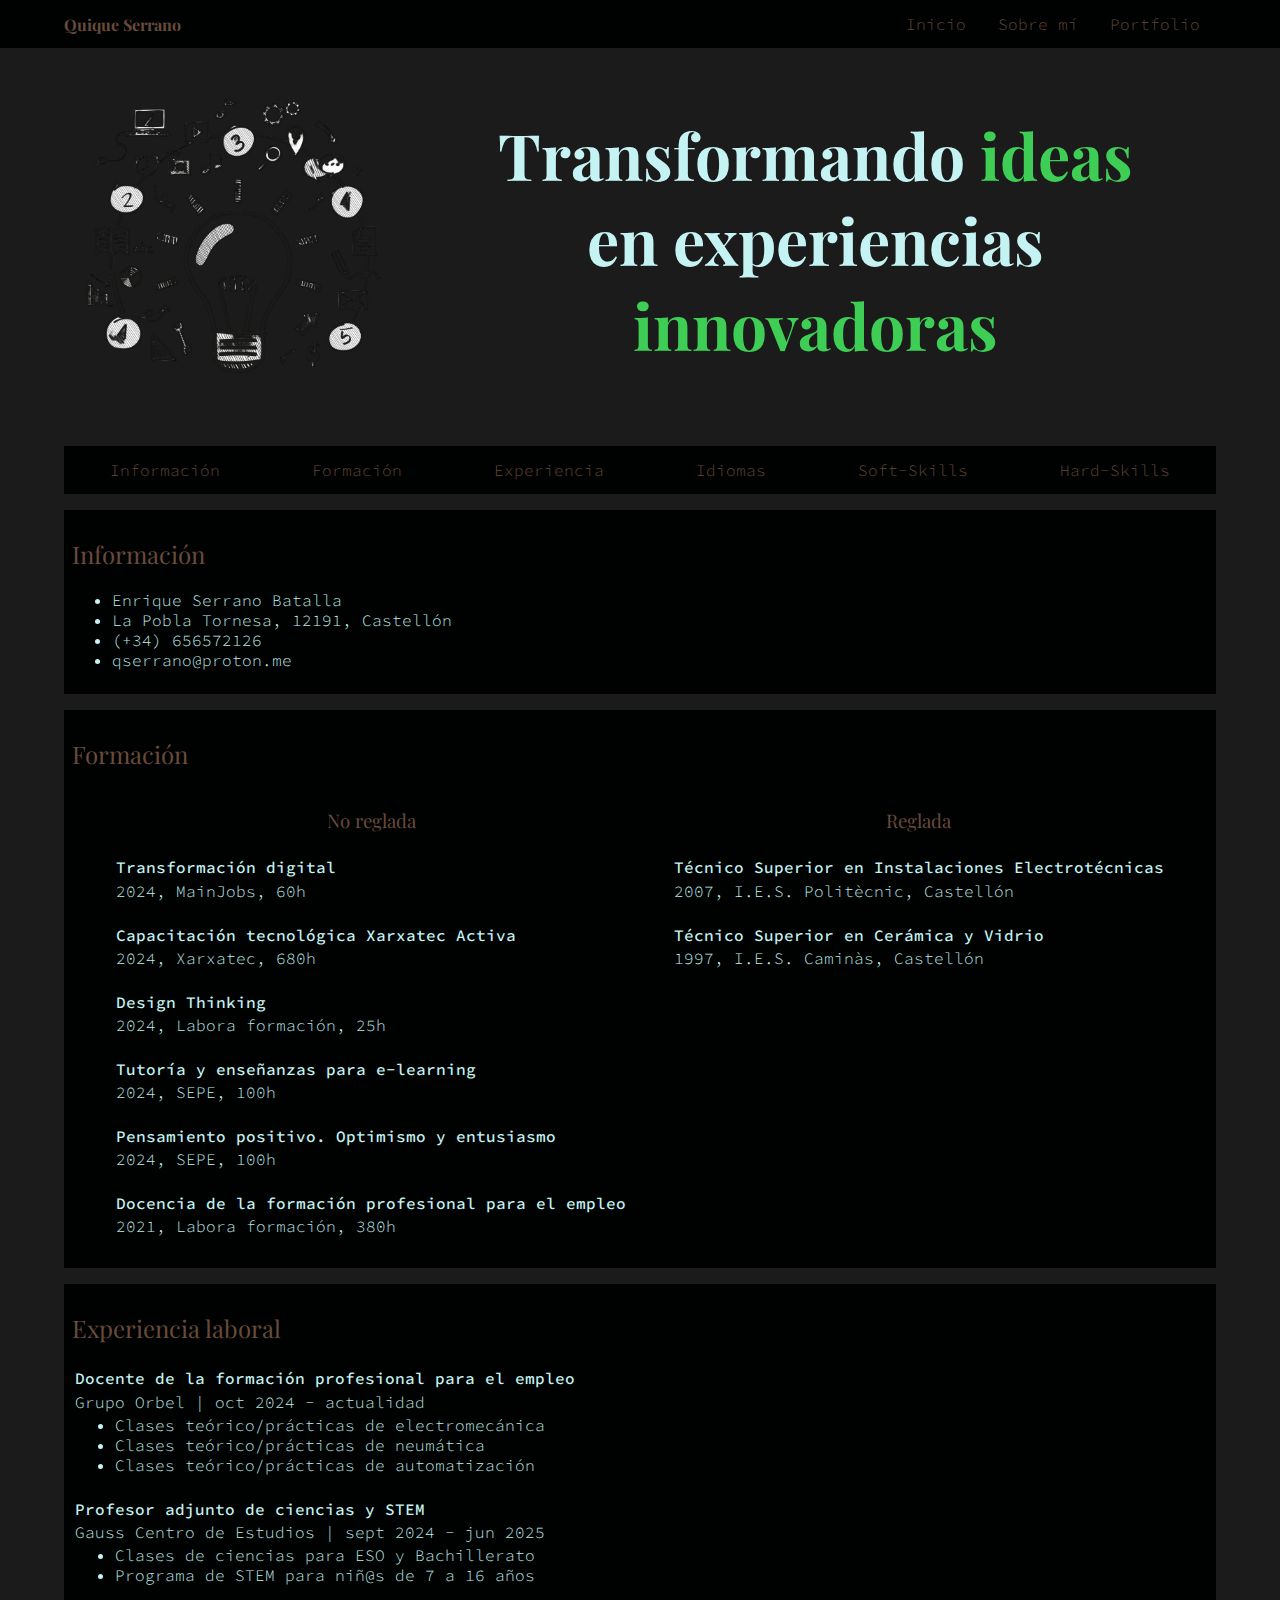
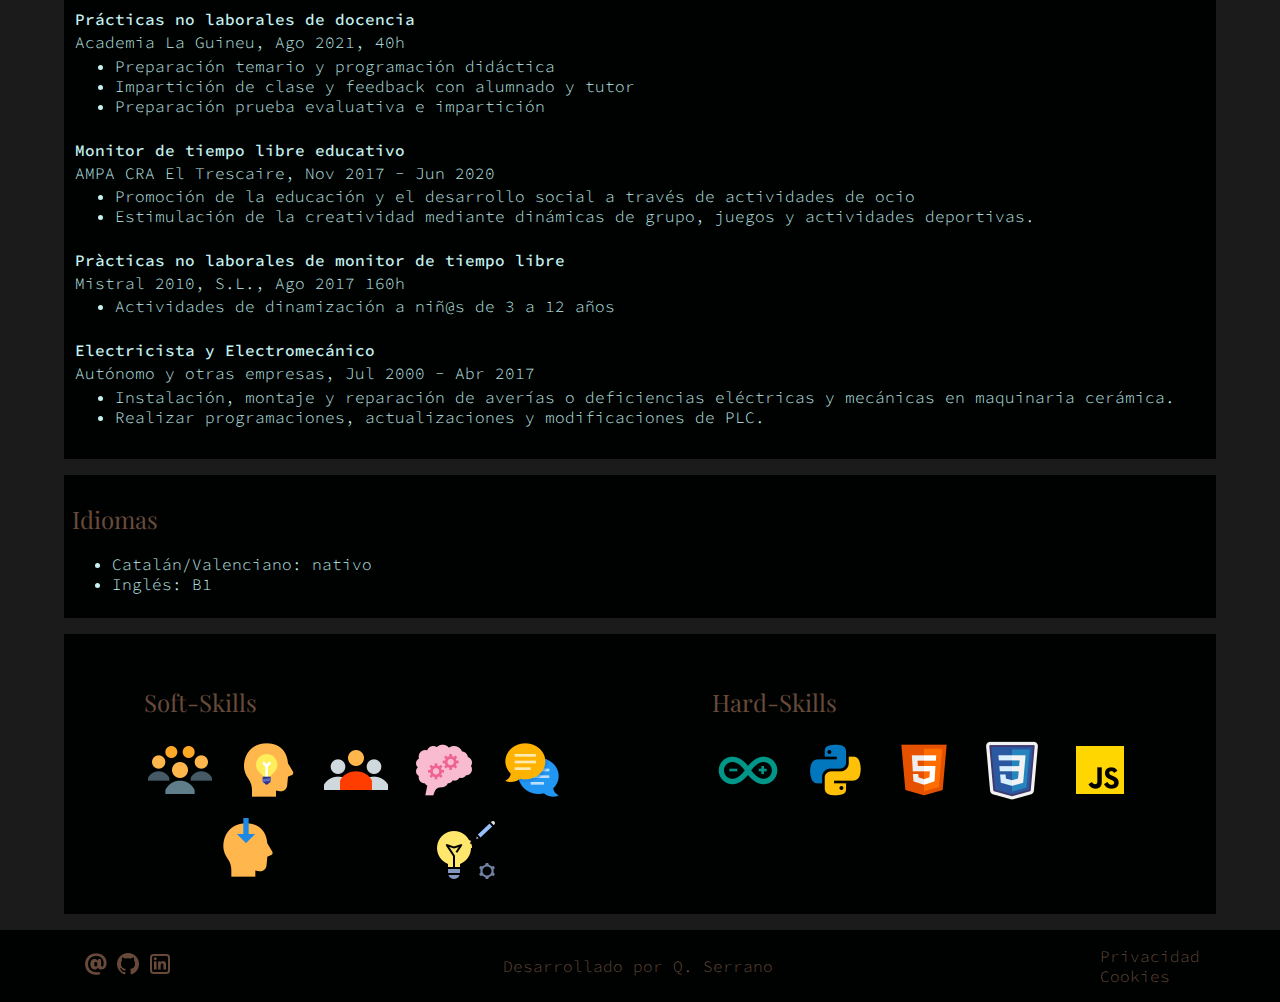
<file: index.html>
<!DOCTYPE html>
<html lang="es">
<head>
    <meta charset="UTF-8">
    <meta name="viewport" content="width=device-width, initial-scale=1.0">
    <title>Q.Serrano | Curriculum</title>
    <link rel="shortcut icon" href="assets/images/favicon.ico" type="image/x-icon">
    <link rel="stylesheet" href="assets/css/style.css">
    <link rel="stylesheet" href="assets/css/style-nav.css">
    <link rel="stylesheet" href="assets/css/style-index.css">
    <link rel="stylesheet" href="assets/css/fonts.css">
</head>
<body>
    <nav id="navegacion" class="text-regular navigation"> 
        <div class="owner-nav">
            <p class="owner-nav-name title-bold" ><a href="index.html">Quique Serrano</a></p>
        </div>
        <div class="nav-pages">
            <p><a href="index.html">Inicio</a></p>
            <p><a href="sobremi.html">Sobre mí</a></p>
            <p><a href="portfolio.html">Portfolio</a></p>
        </div>
    </nav>

    <header>
        <div class="owner-photo-container">
            <h1 class=" owner-name title-bold" ><a href="index.html">Quique Serrano</a></h1>
            <img id="owner-ilustration" src="assets/images/ilustration-2.png" alt="Foto del propietario">
        </div>
        <div class="slogan" >
            
            <p id="slogan" class="title-bold">Transformando <span class="title-bold-accent">ideas</span><br> en experiencias <span class="title-bold-accent">innovadoras</span></p>
        </div>
    </header>

    <nav id="navegacion-interna" class="text-regular nav-sections">
        <p><a href="#informacion">Información</a></p>
        <p><a href="#formacion">Formación</a></p>
        <p><a href="#experiencia-laboral">Experiencia</a></p>
        <p><a href="#idiomas">Idiomas</a></p>
        <p><a href="#soft-skills">Soft-Skills</a></p>
        <p><a href="#hard-skills">Hard-Skills</a></p>
    </nav>



    <div id="informacion">
        <h2 class="title-regular">Información</h2>
        <ul class="text-regular">
            <li>Enrique Serrano Batalla</li>
            <li>La Pobla Tornesa, 12191, Castellón</li>
            <li>(+34) 656572126</li>
            <li>qserrano@proton.me</li>
        </ul>
    </div>
    <a class="ir-arriba" href="#navegacion"><img src="assets/images/flecha-arriba-64.png" alt="Ir arriba" title="Ir arriba"></a>

    <div id="formacion">
        <h2 class="title-regular">Formación</h2>
        <div class="formacion">
            <div class="formacion-no-reglada">
                <h3 class="title-regular">No reglada</h3>
                <article class="text-regular">
                    <p class="text-bold">Transformación digital</p>
                    <p>2024, MainJobs, 60h</p>
                </article>
                <article class="text-regular">
                    <p class="text-bold">Capacitación tecnológica Xarxatec Activa</p>
                    <p>2024, Xarxatec, 680h</p>
                </article>    
                <article class="text-regular">
                    <p class="text-bold">Design Thinking</p>
                    <p>2024, Labora formación, 25h</p>
                </article>
                <article class="text-regular">
                    <p class="text-bold">Tutoría y enseñanzas para e-learning</p>
                    <p>2024, SEPE, 100h</p>
                </article>
                <article class="text-regular">
                    <p class="text-bold">Pensamiento positivo. Optimismo y entusiasmo</p>
                    <p>2024, SEPE, 100h</p>
                </article>
                <article class="text-regular">
                    <p class="text-bold">Docencia de la formación profesional para el empleo</p>
                    <p>2021, Labora formación, 380h</p>
                </article>
            </div>
            <div class="formacion-reglada">
                <h3 class="title-regular">Reglada</h3>
                <article class="text-regular">
                    <p class="text-bold">Técnico Superior en Instalaciones Electrotécnicas</p>
                    <p>2007, I.E.S. Politècnic, Castellón</p>
                </article>
                <article class="text-regular">
                    <p class="text-bold">Técnico Superior en Cerámica y Vidrio</p>
                    <p>1997, I.E.S. Caminàs, Castellón</p>
                </article>
            </div>
        </div>
    </div>
    <a class="ir-arriba" href="#navegacion"><img src="assets/images/flecha-arriba-64.png" alt="Ir arriba" title="Ir arriba"></a>

    <div id="experiencia-laboral">
        <h2 class="title-regular">Experiencia laboral</h2>

        <article class="text-regular">
            <p class="text-bold">Docente de la formación profesional para el empleo</p>
            <p>Grupo Orbel | oct 2024 - actualidad</p>
            <ul>
                <li>Clases teórico/prácticas de electromecánica</li>
                <li>Clases teórico/prácticas de neumática</li>
                <li>Clases teórico/prácticas de automatización</li>
            </ul>
        </article>
        <article class="text-regular">
            <p class="text-bold">Profesor adjunto de ciencias y STEM</p>
            <p>Gauss Centro de Estudios | sept 2024 - jun 2025</p>
            <ul>
                <li>Clases de ciencias para ESO y Bachillerato</li>
                <li>Programa de STEM para niñ@s de 7 a 16 años</li>
            </ul>
        </article>
        <article class="text-regular">
            <p class="text-bold">Prácticas no laborales de docencia</p>
            <p>Academia La Guineu, Ago 2021, 40h</p>
            <ul>
                <li>Preparación temario y programación didáctica</li>
                <li>Impartición de clase y feedback con alumnado y tutor</li>
                <li>Preparación prueba evaluativa e impartición</li>
            </ul>
        </article>
        <article class="text-regular">
            <p class="text-bold">Monitor de tiempo libre educativo</p>
            <p>AMPA CRA El Trescaire, Nov 2017 - Jun 2020</p>
            <ul>
                <li>Promoción de la educación y el desarrollo social a través de actividades de ocio</li>
                <li>Estimulación de la creatividad mediante dinámicas de grupo, juegos y actividades deportivas.</li>
            </ul>
        </article>
        <article class="text-regular">
            <p class="text-bold">Pràcticas no laborales de monitor de tiempo libre</p>
            <p>Mistral 2010, S.L., Ago 2017 160h</p>
            <ul>
                <li>Actividades de dinamización a niñ@s de 3 a 12 años</li>
            </ul>
        </article>
        <article class="text-regular">
            <p class="text-bold">Electricista y Electromecánico</p>
            <p>Autónomo y otras empresas, Jul 2000 - Abr 2017</p>
            <ul>
                <li>Instalación, montaje y reparación de averías o deficiencias eléctricas y mecánicas en maquinaria cerámica.</li>
                <li>Realizar programaciones, actualizaciones y modificaciones de PLC.</li>
            </ul>
        </article>
        
    </div>
    <a class="ir-arriba" href="#navegacion"><img src="assets/images/flecha-arriba-64.png" alt="Ir arriba" title="Ir arriba"></a>

    <div id="idiomas">
        <h2 class="title-regular">Idiomas</h2>
        <ul class="text-regular">
            <li>Catalán/Valenciano: nativo</li>
            <li>Inglés: B1</li>
        </ul>
    </div>
    <a class="ir-arriba" href="#navegacion"><img src="assets/images/flecha-arriba-64.png" alt="Ir arriba" title="Ir arriba"></a>

    <div class="skills">
        <div id="soft-skills" class="text-regular">
            <h2 class="title-regular">Soft-Skills</h2>
            <div class="ico-soft-skills">
                <img src="assets/images/soft-skills/trabajo-en-equipo-64.png" alt="Icono de trabajo en equipo" title="Trabajo en equipo">
                <img src="assets/images/soft-skills/creatividad-64.png" alt="Creatividad" title="Creatividad">
                <img src="assets/images/soft-skills/liderazgo-64.png" alt="Liderazgo" title="Liderazgo">
                <img src="assets/images/soft-skills/pensamiento-crítico-64.png" alt="Pensamiento crítico" title="Pensamiento crítico y orientación a resultados">
                <img src="assets/images/soft-skills/comunicación-64.png" alt="Comunicación efectiva" title="Comunicación efectiva">
                <img src="assets/images/soft-skills/aprender-información-64.png" alt="aprendizaje continuo" title="Adaptación a los cambios y aprendizaje contínuo">
                <img src="assets/images/soft-skills/design-thinking-64.png" alt="design thinking" title="Design Thinking">
            </div>
        </div>

        <div id="hard-skills">
            <h2 class="title-regular">Hard-Skills</h2>
            <div class="ico-hard-skills">
                <img src="assets/images/hard-skills/arduino-64.png" alt="Icono de arduino" title="Arduino">
                <img src="assets/images/hard-skills/python-64.png" alt="Icono de python" title="Python">
                <img src="assets/images/hard-skills/html-64.png" alt="Icono de html" title="HTML">
                <img src="assets/images/hard-skills/css-64.png" alt="Icono de css" title="CSS">
                <img src="assets/images/hard-skills/js-64.png" alt="Icono de javascript" title="JavaScript">
            </div>
        </div>
    </div>
    <a class="ir-arriba last-go-up" href="#navegacion"><img src="assets/images/flecha-arriba-64.png" alt="Ir arriba" title="Ir arriba"></a>

    <footer class="text-regular">
        <div class="footer-contact-icons">
            <a href="mailto:qserrano@proton.me">
                <img src="assets/images/email-32.png" alt="Icono email">
            </a>
            <a href="https://github.com/qserrano" target="_blank">
                <img src="assets/images/github-32.png" alt="Icono github"> 
            </a>
            <a href="www.linkedin.com/in/qserrano" target="_blank">
                <img src="assets/images/linkedin-32.png" alt="Icono linkedin"> 
            </a>
        </div>
        <p>Desarrollado por Q. Serrano</p>
        <div class="footer-legal">
            <a href="privacy_policy_es.html" target="_blank">Privacidad</a>
            <a href="cookies_policy_es.html" target="_blank">Cookies</a>
        </div>
    </footer>
</body>
</html>
</file>
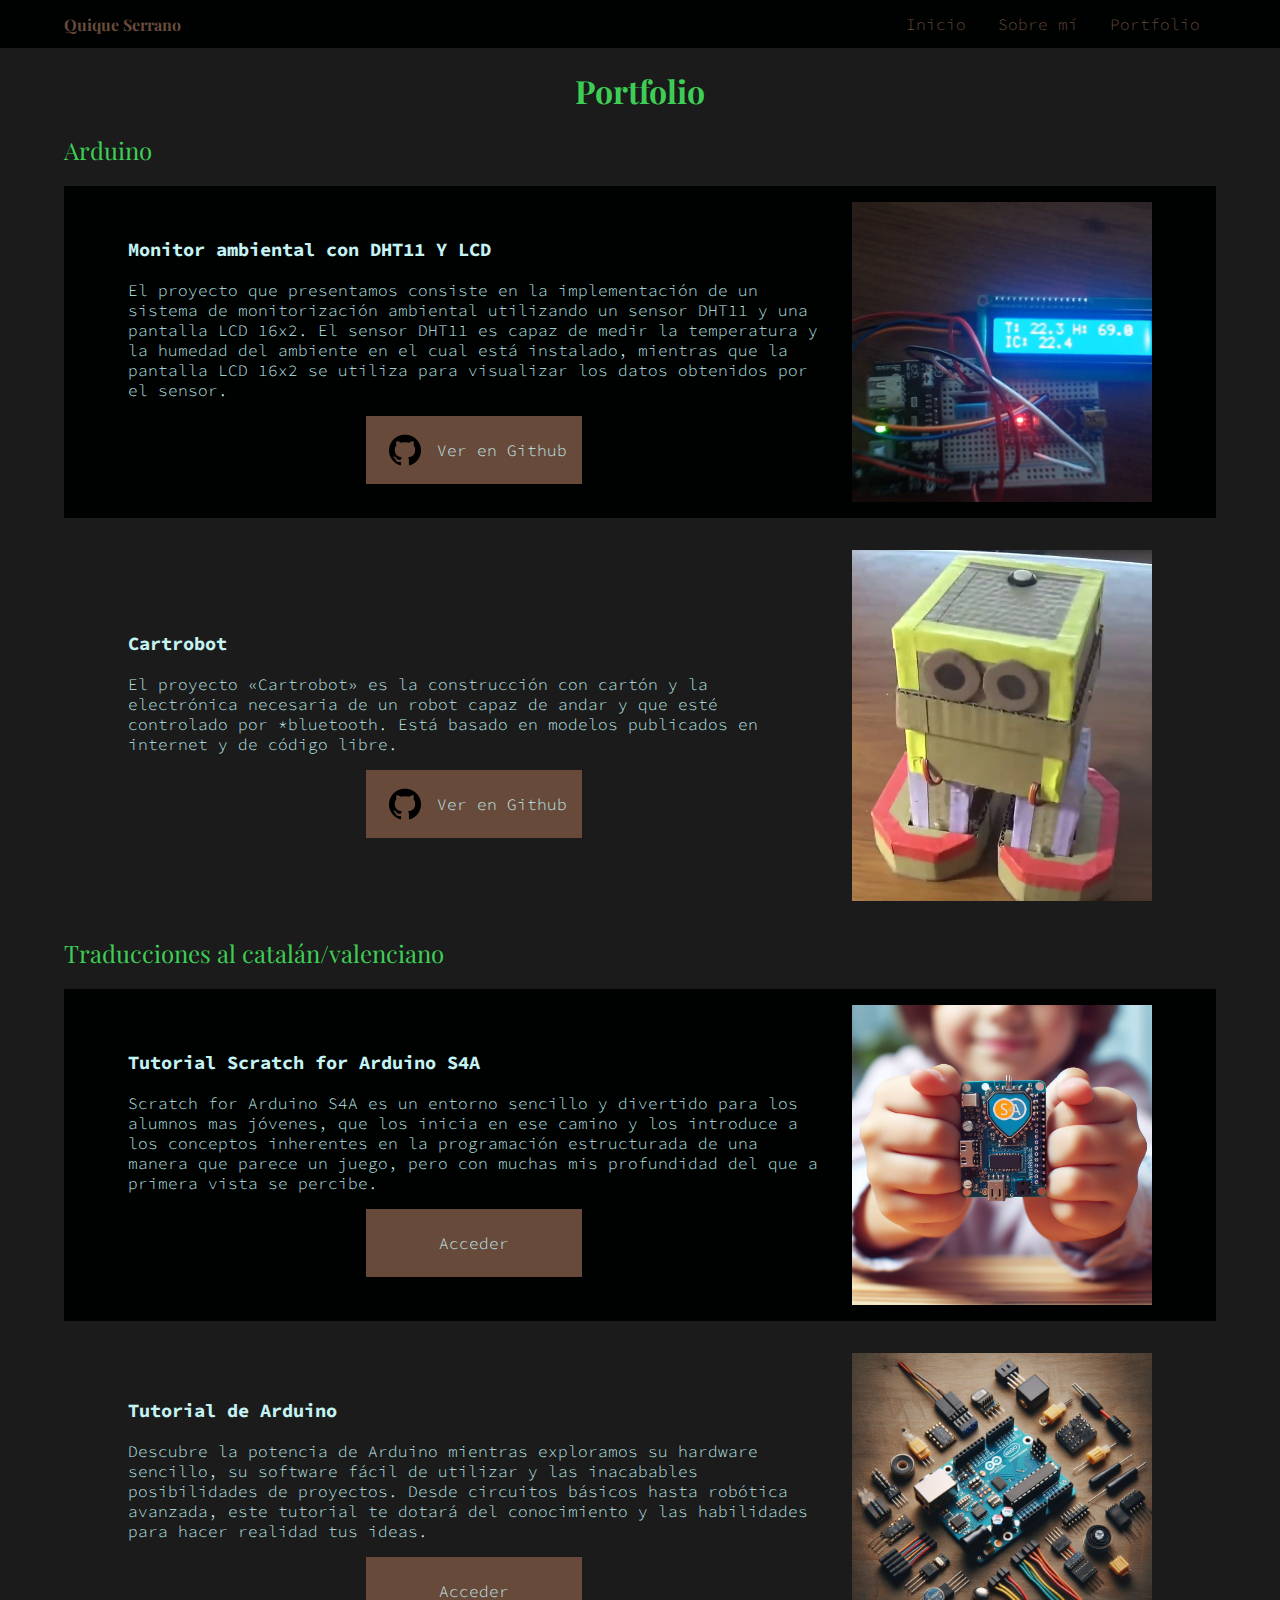
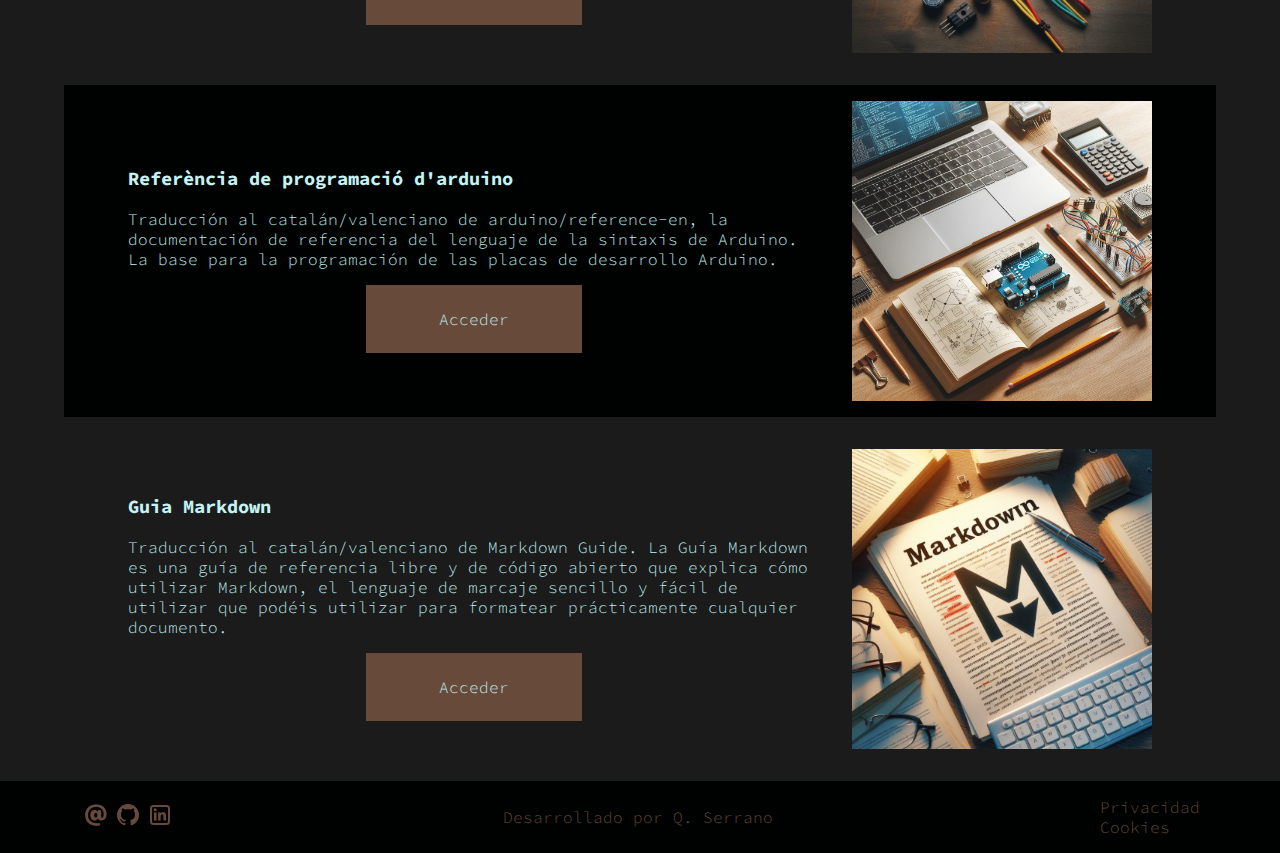
<file: portfolio.html>
<!DOCTYPE html>
<html lang="es">
<head>
    <meta charset="UTF-8">
    <meta name="viewport" content="width=device-width, initial-scale=1.0">
    <link rel="stylesheet" href="assets/css/style.css">
    <link rel="stylesheet" href="assets/css/style-nav.css">
    <link rel="stylesheet" href="assets/css/style-portfolio.css">
    <link rel="stylesheet" href="assets/css/fonts.css">
    <title>Q.Serrano | Portfolio</title>
</head>
<body>
    <nav id="navegacion" class="text-regular navigation"> 
        <div class="owner-nav">
            <p class="owner-nav-name title-bold" ><a href="index.html">Quique Serrano</a></p>
        </div>
        <div class="nav-pages">
            <p><a href="index.html">Inicio</a></p>
            <p><a href="sobremi.html">Sobre mí</a></p>
            <p><a href="portfolio.html">Portfolio</a></p>
        </div>
    </nav>
    <section id="portfolio">
        <h1 class="title-bold titulo-portfolio">Portfolio</h1>
        <div class="arduino">
            <h2 class="title-regular titulo-arduino">Arduino</h2>
        </div>
        
        <article class="dark-article text-regular">
            <div class="descripcion-article">
                <div class="texto-proyecto">
                    <h3>Monitor ambiental con DHT11 Y LCD</h3>
                    <p>El proyecto que presentamos consiste en la implementación de un sistema de monitorización ambiental utilizando un sensor DHT11 y una pantalla LCD 16x2. El sensor DHT11 es capaz de medir la temperatura y la humedad del ambiente en el cual está instalado, mientras que la pantalla LCD 16x2 se utiliza para visualizar los datos obtenidos por el sensor.</p>
                </div>
                <a href="https://github.com/cartrotech/DHT11-to-LCD16x02" target="_blank">
                    <div class="boton-1">
                        <img class="ico-boton" src="assets/images/github.png" alt="Icono github">
                        <p class="text-boton">Ver en Github</p>
                    </div>
                </a>
            </div>
            <div class="imagen-article">
                <img class="imagen-proyecto" src="assets/images/proyectos/proj-DHT11LCD.png" alt="Proyecto DHT11 a LCD">
            </div>
        </article>

        <article class="light-article text-regular">
            <div class="descripcion-article">
                <div class="texto-proyecto">
                    <h3>Cartrobot</h3>
                    <p>El proyecto «Cartrobot» es la construcción con cartón y la electrónica necesaria de un robot capaz de andar y que esté controlado por *bluetooth. Está basado en modelos publicados en internet y de código libre.</p>
                </div>
                <a href="https://github.com/cartrotech/Cartrobot" target="_blank">
                    <div class="boton-1">
                        <img class="ico-boton" src="assets/images/github.png" alt="Icono github">
                        <p class="text-boton">Ver en Github</p>
                    </div>
                </a>
            </div>
            <div class="imagen-article">
                <img class="imagen-proyecto" src="assets/images/proyectos/proj-cartrobot.png" alt="Proyecto Cartrobot">
            </div>
        </article>

        <div class="traducciones">
            <h2 class="title-regular titulo-arduino">Traducciones al catalán/valenciano</h2>
        </div>

        <article class="dark-article text-regular">
            <div class="descripcion-article">
                <div class="texto-proyecto">
                    <h3>Tutorial Scratch for Arduino S4A</h3>
                    <p>Scratch for Arduino S4A es un entorno sencillo y divertido para los alumnos mas jóvenes, que los inicia en ese camino y los introduce a los conceptos inherentes en la programación estructurada de una manera que parece un juego, pero con muchas mis profundidad del que a primera vista se percibe.</p>
                </div>
                <a href="https://cartrotech.github.io/arduino-scratch-ca/" target="_blank">
                    <div class="boton-1">
                        
                        <p class="text-boton">Acceder</p>
                    </div>
                </a>
            </div>
            <div class="imagen-article">
                <img class="imagen-proyecto" src="assets/images/proyectos/arduino-scratch.png" alt="Traducción Scratch for Arduino">
            </div>
        </article>

        <article class="light-article text-regular">
            <div class="descripcion-article">
                <div class="texto-proyecto">
                    <h3>Tutorial de Arduino</h3>
                    <p>Descubre la potencia de Arduino mientras exploramos su hardware sencillo, su software fácil de utilizar y las inacabables posibilidades de proyectos. Desde circuitos básicos hasta robótica avanzada, este tutorial te dotará del conocimiento y las habilidades para hacer realidad tus ideas.</p>
                </div>
                <a href="https://cartrotech.github.io/arduino-tutorial-ca/" target="_blank">
                    <div class="boton-1">
                        
                        <p class="text-boton">Acceder</p>
                    </div>
                </a>
            </div>
            <div class="imagen-article">
                <img class="imagen-proyecto" src="assets/images/proyectos/arduino-sensors.png" alt="Traducción Scratch for Arduino">
            </div>
        </article>

        <article class="dark-article text-regular">
            <div class="descripcion-article">
                <div class="texto-proyecto">
                    <h3>Referència de programació d'arduino</h3>
                    <p>Traducción al catalán/valenciano de arduino/reference-en, la documentación de referencia del lenguaje de la sintaxis de Arduino. La base para la programación de las placas de desarrollo Arduino.</p>
                </div>
                <a href="https://cartrotech.github.io/arduino-referencia-programacio/" target="_blank">
                    <div class="boton-1">
                        
                        <p class="text-boton">Acceder</p>
                    </div>
                </a>
            </div>
            <div class="imagen-article">
                <img class="imagen-proyecto" src="assets/images/proyectos/arduino-refprog.png" alt="Traducción Scratch for Arduino">
            </div>
        </article>

        <article class="light-article text-regular">
            <div class="descripcion-article">
                <div class="texto-proyecto">
                    <h3>Guia Markdown</h3>
                    <p>Traducción al catalán/valenciano de Markdown Guide. La Guía Markdown es una guía de referencia libre y de código abierto que explica cómo utilizar Markdown, el lenguaje de marcaje sencillo y fácil de utilizar que podéis utilizar para formatear prácticamente cualquier documento.</p>
                </div>
                <a href="https://cartrotech.github.io/guia-markdown-ca/" target="_blank">
                    <div class="boton-1">
                        
                        <p class="text-boton">Acceder</p>
                    </div>
                </a>
            </div>
            <div class="imagen-article">
                <img class="imagen-proyecto" src="assets/images/proyectos/markdown.png" alt="Traducción Scratch for Arduino">
            </div>
        </article>
        
    </section>
    
    <footer class="text-regular">
        <div class="footer-contact-icons">
            <a href="mailto:qserrano@proton.me">
                <img src="assets/images/email-32.png" alt="Icono email">
            </a>
            <a href="https://github.com/qode66" target="_blank">
                <img src="assets/images/github-32.png" alt="Icono github"> 
            </a>
            <a href="www.linkedin.com/in/qserrano" target="_blank">
                <img src="assets/images/linkedin-32.png" alt="Icono linkedin"> 
            </a>
        </div>
        <p>Desarrollado por Q. Serrano</p>
        <div class="footer-legal">
            <a href="privacy_policy_es.html" target="_blank">Privacidad</a>
            <a href="cookies_policy_es.html" target="_blank">Cookies</a>
        </div>
    </footer>
</body>
</html>
</file>
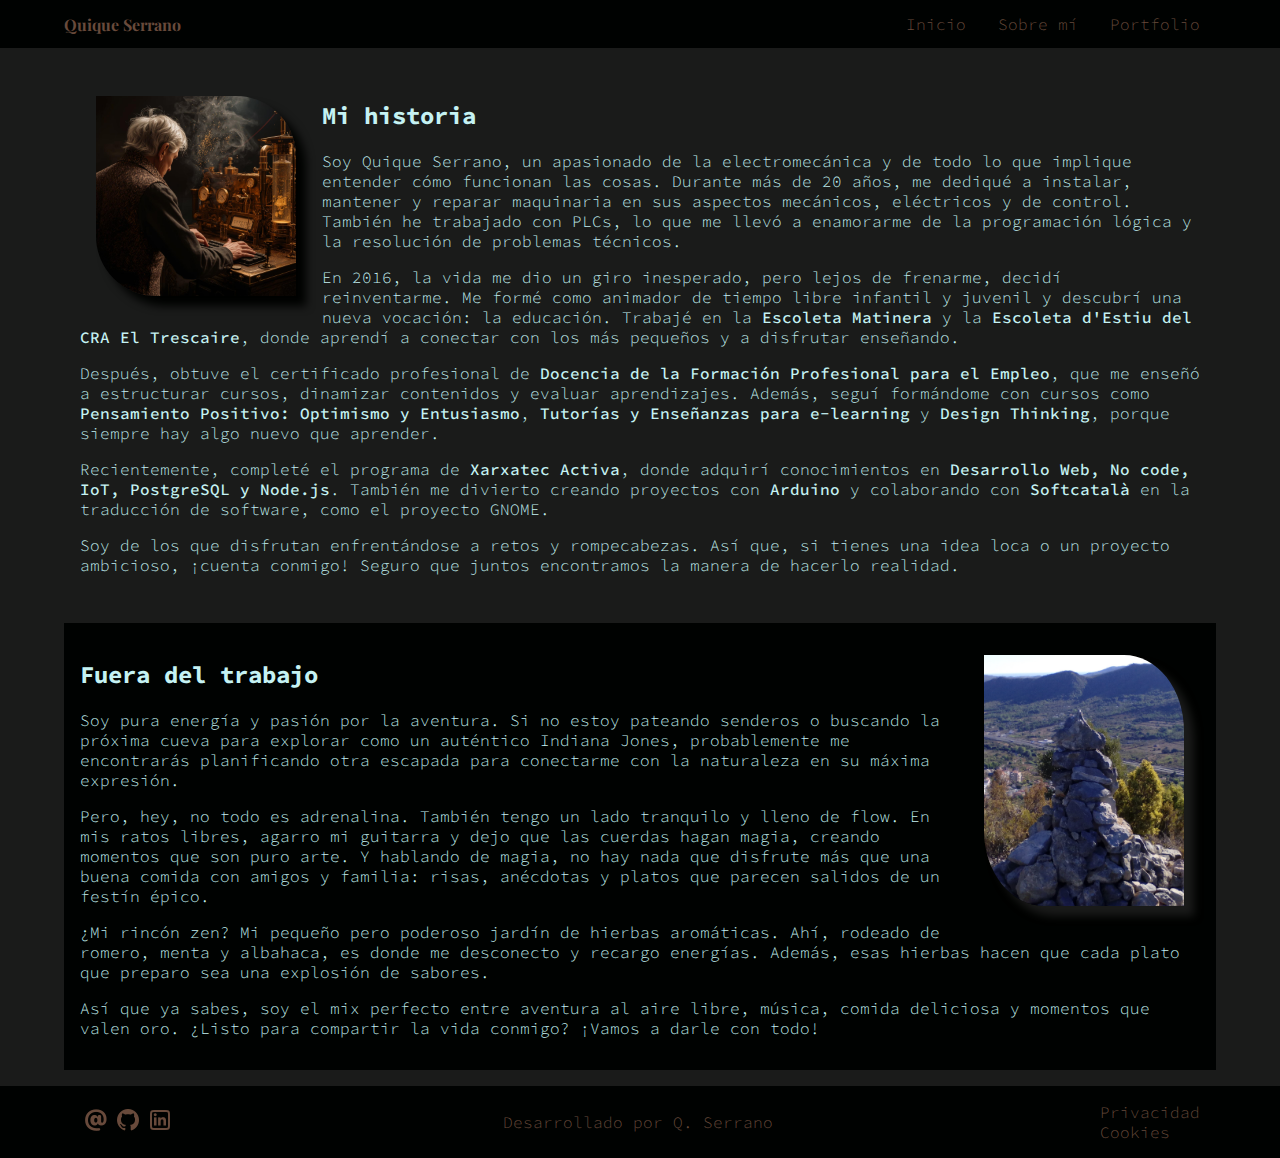
<file: sobremi.html>
<!DOCTYPE html>
<html lang="es">
<head>
    <meta charset="UTF-8">
    <meta name="viewport" content="width=device-width, initial-scale=1.0">
    <link rel="stylesheet" href="assets/css/style.css">
    <link rel="stylesheet" href="assets/css/style-nav.css">
    <link rel="stylesheet" href="assets/css/style-sobremi.css">
    <link rel="stylesheet" href="assets/css/fonts.css">
    <title>Q.Serrano | Sobre mí</title>
</head>
<body>
    <nav id="navegacion" class="text-regular navigation"> 
        <div class="owner-nav">
            <p class="owner-nav-name title-bold" ><a href="index.html">Quique Serrano</a></p>
        </div>
        <div class="nav-pages">
            <p><a href="index.html">Inicio</a></p>
            <p><a href="sobremi.html">Sobre mí</a></p>
            <p><a href="portfolio.html">Portfolio</a></p>
        </div>
    </nav>
    <div class="sobre-mi">
        <div class="mi-foto">
            <img class="mi-img" src="assets/images/about-me.jpg" alt="Quique Serrano">
        </div>
        <div class="mi-historia text-regular">
            <h2>Mi historia</h2>
            <p>
                Soy Quique Serrano, un apasionado de la electromecánica y de todo lo que implique entender cómo funcionan las cosas. Durante más de 20 años, me dediqué a instalar, mantener y reparar maquinaria en sus aspectos mecánicos, eléctricos y de control. También he trabajado con PLCs, lo que me llevó a enamorarme de la programación lógica y la resolución de problemas técnicos.
            </p>
            <p>
                En 2016, la vida me dio un giro inesperado, pero lejos de frenarme, decidí reinventarme. Me formé como animador de tiempo libre infantil y juvenil y descubrí una nueva vocación: la educación. Trabajé en la <span class="text-bold">Escoleta Matinera</span> y la <span class="text-bold">Escoleta d'Estiu del CRA El Trescaire</span>, donde aprendí a conectar con los más pequeños y a disfrutar enseñando.
            </p>
            <p>
                Después, obtuve el certificado profesional de <span class="text-bold">Docencia de la Formación Profesional para el Empleo</span>, que me enseñó a estructurar cursos, dinamizar contenidos y evaluar aprendizajes. Además, seguí formándome con cursos como <span class="text-bold">Pensamiento Positivo: Optimismo y Entusiasmo</span>, <span class="text-bold">Tutorías y Enseñanzas para e-learning</span> y <span class="text-bold">Design Thinking</span>, porque siempre hay algo nuevo que aprender.
            </p>
            <p>
                Recientemente, completé el programa de <span class="text-bold">Xarxatec Activa</span>, donde adquirí conocimientos en <span class="text-bold">Desarrollo Web, No code, IoT, PostgreSQL y Node.js</span>. También me divierto creando proyectos con <span class="text-bold">Arduino</span> y colaborando con <span class="text-bold">Softcatalà</span> en la traducción de software, como el proyecto GNOME.
            </p>
            <p>
                Soy de los que disfrutan enfrentándose a retos y rompecabezas. Así que, si tienes una idea loca o un proyecto ambicioso, ¡cuenta conmigo! Seguro que juntos encontramos la manera de hacerlo realidad.
            </p>
        </div>
    </div>
    <div class="tiempo-libre">
        <div class="foto-tiempo-libre">
            <img class="img-tiempo-libre" src="assets/images/about-treking.jpg" alt="Espeleologia">
        </div>
        <div class="texto-tiempo-libre text-regular">
            <h2>Fuera del trabajo</h2>
            <p>
                Soy pura energía y pasión por la aventura. Si no estoy pateando senderos o buscando la próxima cueva para explorar como un auténtico Indiana Jones, probablemente me encontrarás planificando otra escapada para conectarme con la naturaleza en su máxima expresión.
            </p>
            <p>
                Pero, hey, no todo es adrenalina. También tengo un lado tranquilo y lleno de flow. En mis ratos libres, agarro mi guitarra y dejo que las cuerdas hagan magia, creando momentos que son puro arte. Y hablando de magia, no hay nada que disfrute más que una buena comida con amigos y familia: risas, anécdotas y platos que parecen salidos de un festín épico.
            </p>
            <p>
                ¿Mi rincón zen? Mi pequeño pero poderoso jardín de hierbas aromáticas. Ahí, rodeado de romero, menta y albahaca, es donde me desconecto y recargo energías. Además, esas hierbas hacen que cada plato que preparo sea una explosión de sabores.
            </p>
            <p>
                Así que ya sabes, soy el mix perfecto entre aventura al aire libre, música, comida deliciosa y momentos que valen oro. ¿Listo para compartir la vida conmigo? ¡Vamos a darle con todo!
            </p>
        </div>
    </div>

    <footer class="text-regular">
        <div class="footer-contact-icons">
            <a href="mailto:qserrano@proton.me">
                <img src="assets/images/email-32.png" alt="Icono email">
            </a>
            <a href="https://github.com/qode66" target="_blank">
                <img src="assets/images/github-32.png" alt="Icono github"> 
            </a>
            <a href="www.linkedin.com/in/qserrano" target="_blank">
                <img src="assets/images/linkedin-32.png" alt="Icono linkedin"> 
            </a>
        </div>
        <p>Desarrollado por Q. Serrano</p>
        <div class="footer-legal">
            <a href="privacy_policy_es.html" target="_blank">Privacidad</a>
            <a href="cookies_policy_es.html" target="_blank">Cookies</a>
        </div>
    </footer>
</body>
</html>
</file>
<file: assets/css/style.css>
:root {
    --BACKGROUND1: #1a1b1a;
    --BACKGROUND2: #000201;
    --TEXT: #c5f2f3;
    --ACCENT-1: #3ece56;
    --ACCENT-2: #684a3b;
    --ACCENT-3: #f2312a;
  }

body {
    color: var(--TEXT);
    background-color: var(--BACKGROUND1);
    margin: 0;
    padding: 0;
}

footer {
    background-color: var(--BACKGROUND2);
    display: flex;
    justify-content: space-between;
    align-items: center;
    padding: 1em;
}

.footer-contact-icons {
    margin: 0 4em;
    padding: 0;
    display: flex;
    flex-direction: row;
    align-items: center;
}

    footer > p {
        color: var(--ACCENT-2);
        margin: 0 4em;
    }

.footer-legal {
    margin: 0 4em;
    display: flex;
    flex-direction: column;
}

a {
    text-decoration: none;
    color: var(--ACCENT-2);
}

a:hover {
    color: var(--ACCENT-1);
}

.footer-contact-icons > a:hover {
    opacity: 0.5;
}

.ir-arriba {
    display: none;
}
</file>
<file: assets/css/style-nav.css>
.navigation{
    background-color: var(--BACKGROUND2);
    display: flex;
    justify-content: space-between;
    align-items: center;
    padding: 0 4em;
    height: 3em;
}

    .nav-pages {
        display: flex;
        justify-content: space-around;
        font-size: 1em;
    }

        .nav-pages > p {
            margin: 0 1em;
        }

    .owner-nav {
        display: block;
        color: var(--ACCENT-1);
        font-size: 1em;
    }

.nav-sections {
    background-color: var(--BACKGROUND2);
    display: flex;
    justify-content: space-around;
    align-items: center;
    flex-wrap: wrap;
    margin: 1em 4em;
    height: 3em;
}

    .nav-sections > p {
        margin: 0 0.5em;
        font-size: 1em;
    }



@media screen and (max-width: 800px) and (min-width: 480px) {

    .navigation{
        background-color: var(--BACKGROUND2);
    }

        .nav-pages {
            display: flex;
            justify-content: space-around;
            font-size: 1em;
            width: 100%;
        }

        .owner-nav {
            display: none;
        }

    .nav-sections {
        background-color: var(--BACKGROUND2);
        display: flex;
        justify-content: space-around;
        flex-wrap: wrap;
        margin: 1em 1em;
    }

        .nav-sections > p {
            margin: 0 0.5em;
            font-size: 1em;
        }
}


@media screen and (max-width: 480px) {

    .navigation{
        background-color: var(--BACKGROUND2);
    }

        .nav-pages {
            display: flex;
            justify-content: space-around;
            font-size: 0.8em;
            width: 100%;
        }

        .owner-nav {
            display: none;
        }
    
    .nav-sections {
        background-color: var(--BACKGROUND2);
        display: flex;
        justify-content: space-around;
        flex-wrap: wrap;
        margin: 1em 0.5em;
    }

        .nav-sections > p {
            margin: 0 0.5em;
            font-size: 0.8em;
        }
}
</file>
<file: assets/css/style-index.css>
header {
    background-color: var(--BACKGROUND1);
    margin: 0 4em;
    display: flex;
    flex-direction: row;
    justify-content: space-between;
    align-items: center;
}

.owner-photo-container {
    display: flex;
    flex-direction: column;
    justify-content: center;
    align-items: center;
}

    #owner-ilustration {
        width: 350px;
        height: auto;
        margin:  1em 0;
    }

    .owner-name {
        display: none;
        color: var(--ACCENT-1);
        margin: 1em 0.5em;
    }

    #slogan {
        margin: 0.5em 0.5em;
        text-align: center;
        font-size: 4em;
    }



#informacion, #formacion, #experiencia-laboral, #idiomas, #soft-skills, #hard-skills, .skills {
    background-color: var(--BACKGROUND2);
    margin: 1em 4em;
    padding: 0.5em;
}

    #informacion > h2, #formacion > h2, .formacion-no-reglada > h3, .formacion-reglada > h3, #experiencia-laboral > h2, #idiomas > h2, #soft-skills > h2, #hard-skills > h2 {
        color: var(--ACCENT-2);
    }

    article {
        margin: 1.5em 0em;
        font-size: 1em;
    }

        article > p, article > ul {
            margin: 0.2em;
        }

.formacion {
    display: flex;
    flex-direction: row;
    justify-content: space-evenly;
}

    .formacion-no-reglada > h3, .formacion-reglada > h3 {
        text-align: center;
    }

.skills {
    display: flex;
    background-color: var(--BACKGROUND2);
}

#soft-skills {
    flex: 1;
}

#hard-skills {
    flex: 1;
}

.ico-soft-skills{
    display: flex;
    flex-wrap: wrap;
    justify-content: space-around;
    gap: 1em;
}

.ico-hard-skills {
    display: flex;
    flex-wrap: wrap;
    justify-content: space-around;
    gap: 1em;
}

/* ------------------------------------------------------------------------------------------------------- */

@media screen and (max-width: 800px) and (min-width: 480px) {
    
    header {
        margin: 0.5em;
        display: flex;
        flex-direction: column;
        align-items: center;
    }

    .owner-nav {
        display: none;
    }

    .owner-photo-container {
        height: auto;
        margin: 1em;
    }

        .owner-name {
            display: block;
            margin: 1em 0.5em;
            text-align: center;
            font-size: 1.5em;
        }

        #owner-photo {
            width: 25vw;
            height: auto;
            margin: 1em;
        }

    #slogan {
        margin: 0.5em 0.5em;
        text-align: center;
        font-size: 2em;
    }

        .slogan {
            display: flex;
            flex-direction: column;
            align-items: center;
            justify-content: space-around;
        }

        #informacion, #formacion, #experiencia-laboral, #idiomas, .skills, #soft-skills, #hard-skills {
            margin: 1em 1em;
            padding: 0.5em;
        }
    

    
        article {
            margin: 1.5em 0.5em;
            font-size: 1em;
        }
    
            article > p, article > ul {
                margin: 0.2em;
            }

            .formacion {
                display: flex;
                flex-direction: column;
            }

    .skills {
        display: flex;
        flex-direction: column;
        background-color: var(--BACKGROUND2);
    }

            .item-soft-skills {
                font-size: 0.8em;
                display: flex;
                align-items: center;
            }
            
            div.item-soft-skills > img {
                margin: 1em;
                width: 48px;
            }
            
            div.item-soft-skills > p {
                margin: 1em;
            }
            
            .ico-hard-skills {
                display: flex;
                flex-wrap: wrap;
                justify-content: space-around;
            }

    .last-go-up {
        display: block;
        text-align: right;
    }

    footer {
        font-size: 1em;
    }

    .footer-contact-icons {
        margin: 0 1em;
    }
    
        footer > p {
            margin: 0 1em;
        }

        .footer-legal {
            margin: 0 1em;
            display: flex;
            flex-direction: column;
        }
}

/* -------------------------------------------------------------------------------------------------------- */

@media screen and (max-width: 480px) {

    header {
        margin: 0.5em;
        display: flex;
        flex-direction: column;
        align-items: center;
        text-align: center;
    }

    .owner-nav {
        display: none;
    }

    .owner-name {
        display: block;
        margin: 1em 0.5em;
        text-align: center;
        font-size: 1.5em;
    }

    .ir-arriba {
        display: block;
        text-align: right;
    }

    #slogan {
        margin: 1.5em 0.5em;
        padding: 0.5em;
        text-align: center;
        font-size: 1.35em;
    }

    #informacion, #formacion, #experiencia-laboral, #idiomas, .skills, #soft-skills, #hard-skills {
        margin: 1em 0.5em;
        padding: 0.5em;
    }



        #informacion > ul, #idiomas > ul {
            font-size: 0.8em;
        }

    article {
        margin: 0.5em 0.5em;
        font-size: 0.8em;
    }

        article > p, article > ul {
            margin: 0;
        }

        .formacion {
            display: flex;
            flex-direction: column;
        }

    .skills {
        display: flex;
        flex-direction: column;
        background-color: var(--BACKGROUND2);
    }
    
        .ico-soft-skills {
            display: flex;
            flex-wrap: wrap;
            justify-content: space-around;
        }
        
        .ico-hard-skills {
            display: flex;
            flex-wrap: wrap;
            justify-content: space-around;
        }

        footer {
            font-size: 0.8em;
        }

        .footer-contact-icons {
            margin: 0 0.5em;
        }
        
            footer > p {
                margin: 0 0.5em;
            }

            .footer-legal {
                margin: 0 0.5em;
                display: flex;
                flex-direction: column;
            }
}
</file>
<file: assets/css/fonts.css>
@import url('https://fonts.googleapis.com/css2?family=Playfair+Display:ital,wght@0,400..900;1,400..900&display=swap');
@import url('https://fonts.googleapis.com/css2?family=Source+Code+Pro:ital,wght@0,200;0,300;0,400;0,500;0,600;0,700;0,800;0,900;1,200;1,300;1,400;1,500;1,600;1,700;1,800;1,900&display=swap');
@import url('https://fonts.googleapis.com/css2?family=Cabin+Sketch:wght@400;700&display=swap');


.title-regular {
    font-family: "Playfair Display", serif;
    font-weight: 400;
    font-style: normal;
}

.title-bold {
    font-family: "Playfair Display", serif;
    font-weight: 700;
    font-style: normal;
}

.title-bold-accent {
    font-family: "Playfair Display", serif;
    font-weight: 700;
    font-style: normal;
    color: var(--ACCENT-1);
}

.cabin-sketch-regular {
    font-family: "Cabin Sketch", sans-serif;
    font-weight: 400;
    font-style: normal;
}

.cabin-sketch-bold {
    font-family: "Cabin Sketch", sans-serif;
    font-weight: 700;
    font-style: normal;
    font-size: 1.2em;
    color: var(--ACCENT-1);
}

.text-light {
    font-family: "Source Code Pro", monospace;
    font-weight: 200;
    font-style: normal;
    font-size: 1em;
    color: var(--TEXT);
}

.text-regular {
    font-family: "Source Code Pro", monospace;
    font-weight: 300;
    font-style: normal;
    font-size: 1em;
    color: var(--TEXT);
}

.text-bold {
    font-family: "Source Code Pro", monospace;
    font-weight: 500 !important;
    font-style: normal; 
    font-size: 1em;
    color: var(--TEXT);
}
</file>
<file: assets/css/style-portfolio.css>
.descripcion-article > a {
    text-decoration: none;
    color: var(--TEXT);
    align-self: center;
}

.descripcion-article > a:hover {
    opacity: 0.5;
}

.titulo-portfolio {
    text-align: center;
    color: var(--ACCENT-1);
}

.arduino, .traducciones {
    margin: 0 4em;
    color: var(--ACCENT-1);
}

    .dark-article {
        background-color: var(--BACKGROUND2);
        display: flex;
        flex-direction: row;
        align-items: center;
    }

    .light-article {
        background-color: var(--BACKGROUND1);
        display: flex;
        flex-direction: row;
        align-items: center;
    }

    .dark-article, .light-article{
        margin: 1em 4em;
        padding: 1em 4em;
        font-size: 1em;
    }

        .descripcion-article {
            margin-right: 1em;
            display: flex;
            flex-direction: column;
        }

        .imagen-article {
            margin-left: 1em;
        }

    .boton-1 {
        padding: 0.5em;
        background-color: var(--ACCENT-2);
        display: flex;
        flex-direction: row;
        justify-content: space-evenly;
        align-items: center;
        width: 200px;
        font-size: 1em;
        
    }

        .ico-boton {
            width: 32px;
            margin: 0 0.5em;
        }

        .imagen-proyecto {
            display: block;
            width: 300px;
        }

/* -------------------------------------------------------------------------------------------- */
@media screen and (max-width: 800px) and (min-width: 480px) {

    .dark-article, .light-article {
        margin: 1em 1em;
        padding: 1em 1em;
        font-size: 1em;
    }

    .boton-1 {
        background-color: var(--ACCENT-2);
        display: flex;
        flex-direction: row;
        justify-content: space-evenly;
        align-items: center;
        width: auto;
        font-size: 1em;
        
    }

        .ico-boton {
            width: 32px;
            margin: 0 0.5em;
        }

        .imagen-proyecto {
            display: block;
            width: 150px;
        }

        footer {
            font-size: 1em;
        }
    
        .footer-contact-icons {
            margin: 0 1em;
        }
        
            footer > p {
                margin: 0 1em;
            }
    
            .footer-legal {
                margin: 0 1em;
                display: flex;
                flex-direction: column;
            }
}



/* -------------------------------------------------------------------------------------------- */
@media screen and (max-width: 480px) {

    .dark-article, .light-article {
        margin: 1em 0.5em;
        padding: 1em 0.5em;
        font-size: 0.8em;
    }

    .boton-1 {
        background-color: var(--ACCENT-2);
        display: flex;
        flex-direction: row;
        justify-content: space-evenly;
        align-items: center;
        width: auto;
        font-size: 0.8em;
        
    }

        .ico-boton {
            width: 32px;
            margin: 0 0.5em;
        }

        .imagen-proyecto {
            display: none;
        }

        footer {
            font-size: 0.8em;
        }
    
        .footer-contact-icons {
            margin: 0 0.5em;
        }
        
            footer > p {
                margin: 0 0.5em;
            }
    
            .footer-legal {
                margin: 0 0.5em;
                display: flex;
                flex-direction: column;
            }
}
</file>
<file: assets/css/style-sobremi.css>
.sobre-mi {
    margin: 1em 4em;
    padding: 1em;
}

    .mi-foto {
        margin-right: 10px;
        padding: 1em;
        float: left;
    }

        .mi-img {
            width: 200px;
            border-radius: 0% 30% 0% 30%;
            box-shadow: 10px 10px 8px var(--BACKGROUND2);
        }

    .mi-historia {
        font-size: 1em;
    }

.tiempo-libre {
    margin: 1em 4em;
    padding: 1em;
    background-color: var(--BACKGROUND2);
}

    .foto-tiempo-libre {
        margin: 0;
        padding: 1em;
        float: right;
    }

        .img-tiempo-libre {
            width: 200px;
            border-radius: 0% 30% 0% 30%;
            box-shadow: 10px 10px 8px var(--BACKGROUND1);
        }

    .texto-tiempo-libre {
        color: var(--ACCENT-2);
        font-size: 1em;
    }

footer {
    font-size: 1em;
}

/* --------------------------------------------------------------------------------- */

@media screen and (max-width: 800px) and (min-width: 480px) {
    
    .sobre-mi {
        margin: 1em;
        padding: 1em;
    }

        .mi-foto {
            margin: 0;
            padding: 1em;
            float: left;
        }

            .mi-img {
                width: 150px;
                border-radius: 0% 30% 0% 30%;
            }

        .mi-historia {
            font-size: 1em;
        }

    .tiempo-libre {
        margin: 1em;
        padding: 1em;
    }

        .foto-tiempo-libre {
            margin: 0;
            padding: 1em;
            float: right;
        }

            .img-tiempo-libre {
                width: 150px;
                border-radius: 0% 30% 0% 30%;
            }

        .texto-tiempo-libre {
            color: var(--ACCENT-2);
            font-size: 1em;
        }

    footer {
        font-size: 1em;
    }

    .footer-contact-icons {
        margin: 0 1em;
    }
    
        footer > p {
            margin: 0 1em;
        }

        .footer-legal {
            margin: 0 1em;
            display: flex;
            flex-direction: column;
        }
}

/* ---------------------------------------------------------------------------------- */

@media screen and (max-width: 480px) {

    .sobre-mi {
        margin: 0.5em;
        padding: 0.5em;
    }

        .mi-foto {
            margin: 0;
            padding: 0.5em;
            float: left;
        }

            .mi-img {
                width: 100px;
                border-radius: 0% 30% 0% 30%;
                
            }

        .mi-historia {
            font-size: 0.8em;
        }

    .tiempo-libre {
        margin: 0.5em;
        padding: 0.5em;
    }

        .foto-tiempo-libre {
            margin: 0;
            padding: 0.5em;
            float: right;
        }

            .img-tiempo-libre {
                width: 100px;
                border-radius: 0% 30% 0% 30%;
            }

        .texto-tiempo-libre {
            color: var(--ACCENT-2);
            font-size: 0.8em;
        }

    footer {
        font-size: 0.8em;
    }

    .footer-contact-icons {
        margin: 0 0.5em;
    }
    
        footer > p {
            margin: 0 0.5em;
        }

        .footer-legal {
            margin: 0 0.5em;
            display: flex;
            flex-direction: column;
        }
}
</file>
